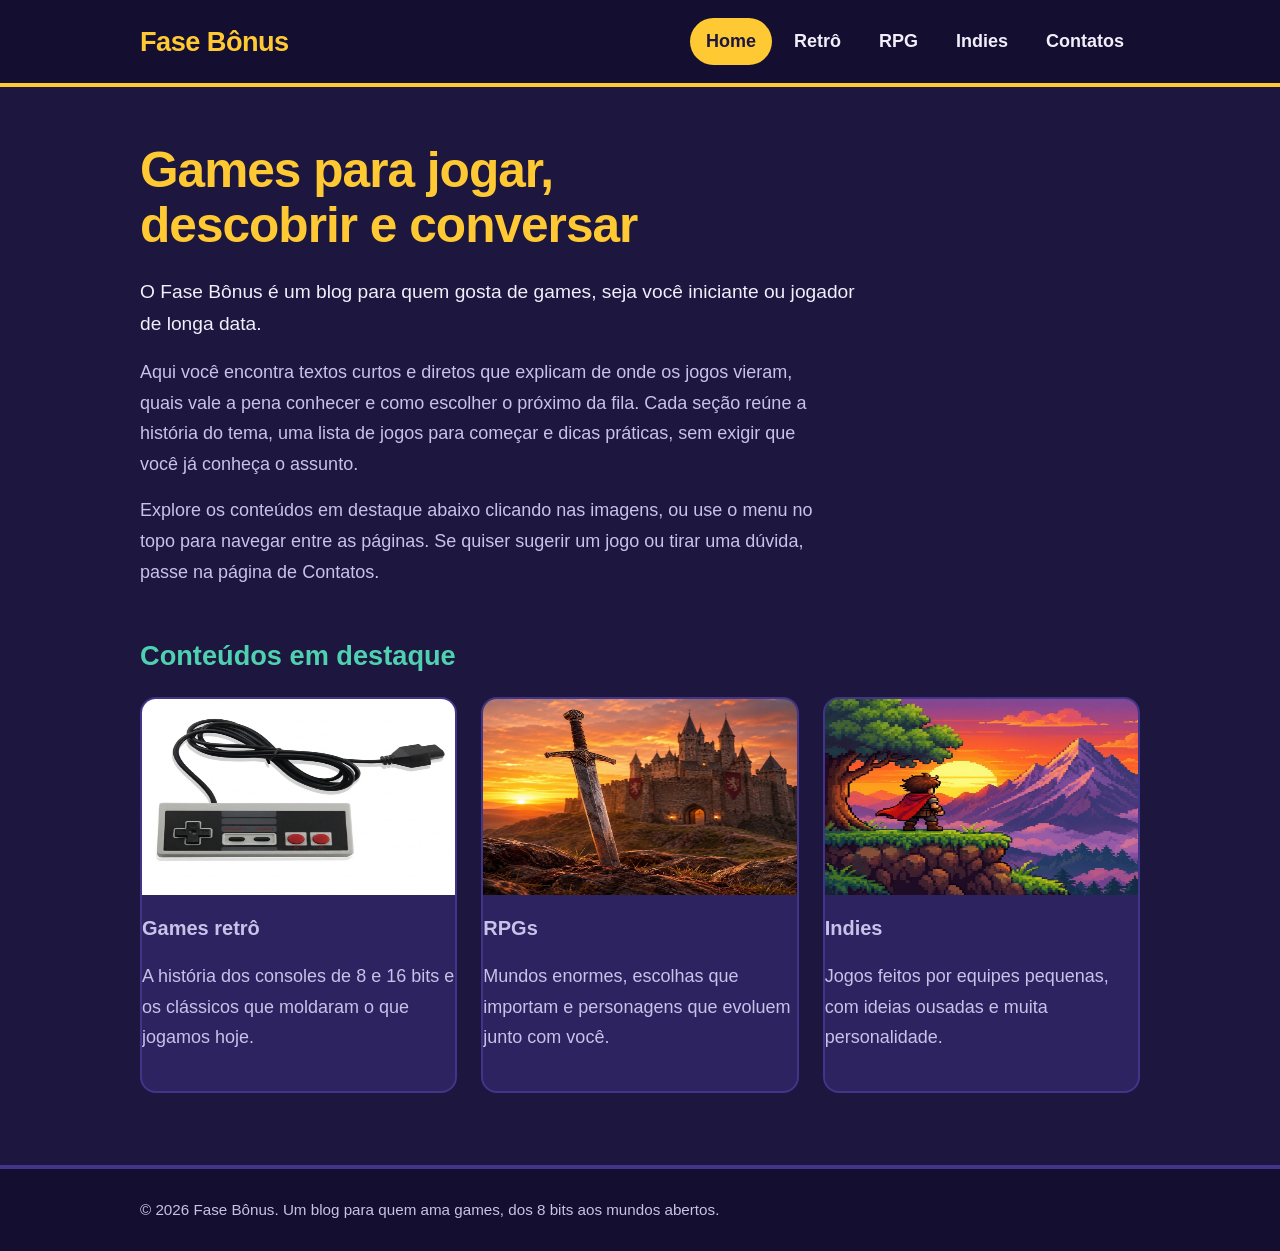
<file: index.html>
<!DOCTYPE html>
<html lang="pt-BR">
<head>
  <meta charset="UTF-8">
  <meta name="viewport" content="width=device-width, initial-scale=1">
  <meta name="description" content="Fase Bônus: blog sobre games retrô, RPGs e jogos indies.">
  <title>Home | Fase Bônus</title>
  <link rel="stylesheet" href="style.css">
</head>
<body>
  <header>
    <a class="logo" href="index.html">Fase Bônus</a>
    <nav>
      <a href="index.html" aria-current="page">Home</a>
      <a href="retro.html">Retrô</a>
      <a href="rpg.html">RPG</a>
      <a href="indies.html">Indies</a>
      <a href="contatos.html">Contatos</a>
    </nav>
  </header>
  <main>
    <h1>Games para jogar, descobrir e conversar</h1>
    <p class="lead">O Fase Bônus é um blog para quem gosta de games, seja você iniciante ou jogador de longa data.</p>
    <p>Aqui você encontra textos curtos e diretos que explicam de onde os jogos vieram, quais vale a pena conhecer e como escolher o próximo da fila. Cada seção reúne a história do tema, uma lista de jogos para começar e dicas práticas, sem exigir que você já conheça o assunto.</p>
    <p>Explore os conteúdos em destaque abaixo clicando nas imagens, ou use o menu no topo para navegar entre as páginas. Se quiser sugerir um jogo ou tirar uma dúvida, passe na página de Contatos.</p>
    <h2>Conteúdos em destaque</h2>
    <ul class="destaques">
      <li>
        <a href="retro.html"><img src="Controle.jpg" alt="Ilustração de um controle de videogame clássico de 8 bits"></a>
        <h3>Games retrô</h3>
        <p>A história dos consoles de 8 e 16 bits e os clássicos que moldaram o que jogamos hoje.</p>
      </li>
      <li>
        <a href="rpg.html"><img src="Espada.jpg" alt="Ilustração de uma espada fincada no chão diante de um castelo ao entardecer"></a>
        <h3>RPGs</h3>
        <p>Mundos enormes, escolhas que importam e personagens que evoluem junto com você.</p>
      </li>
      <li>
        <a href="indies.html"><img src="Pixel.jpg" alt="Ilustração em pixel art de um personagem sobre uma plataforma, em frente a montanhas"></a>
        <h3>Indies</h3>
        <p>Jogos feitos por equipes pequenas, com ideias ousadas e muita personalidade.</p>
      </li>
    </ul>
  </main>
  <footer>
    <p>© 2026 Fase Bônus. Um blog para quem ama games, dos 8 bits aos mundos abertos.</p>
  </footer>
</body>
</html>
</file>
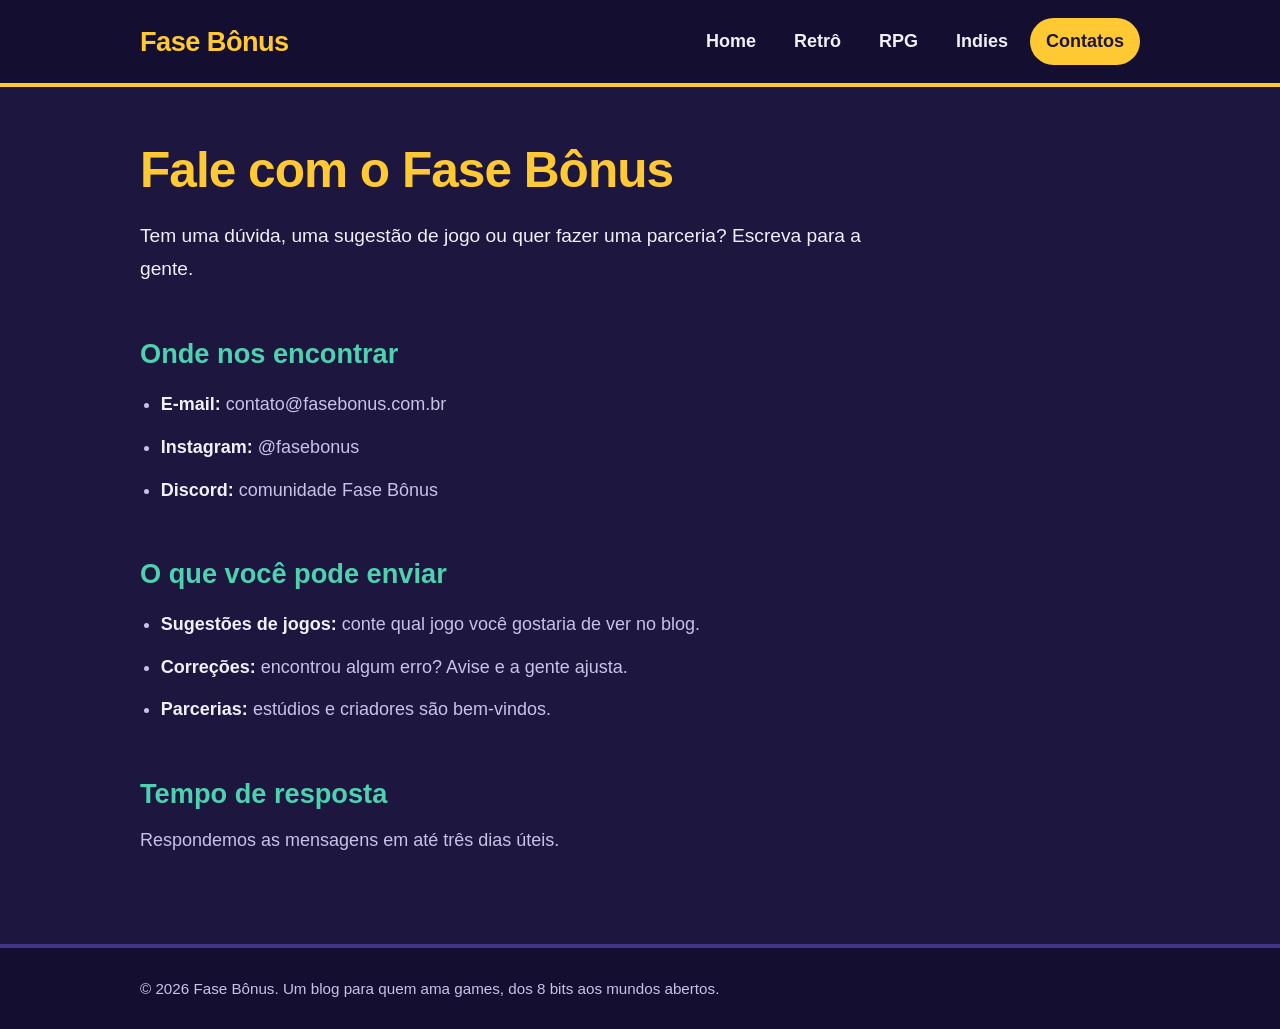
<file: contatos.html>
<!DOCTYPE html>
<html lang="pt-BR">
<head>
  <meta charset="UTF-8">
  <meta name="viewport" content="width=device-width, initial-scale=1">
  <meta name="description" content="Fase Bônus: blog sobre games retrô, RPGs e jogos indies.">
  <title>Contatos | Fase Bônus</title>
  <link rel="stylesheet" href="style.css">
</head>
<body>
  <header>
    <a class="logo" href="index.html">Fase Bônus</a>
    <nav>
      <a href="index.html">Home</a>
      <a href="retro.html">Retrô</a>
      <a href="rpg.html">RPG</a>
      <a href="indies.html">Indies</a>
      <a href="contatos.html" aria-current="page">Contatos</a>
    </nav>
  </header>
  <main>
    <h1>Fale com o Fase Bônus</h1>
    <p class="lead">Tem uma dúvida, uma sugestão de jogo ou quer fazer uma parceria? Escreva para a gente.</p>
    <h2>Onde nos encontrar</h2>
    <ul>
      <li><strong>E-mail:</strong> contato@fasebonus.com.br</li>
      <li><strong>Instagram:</strong> @fasebonus</li>
      <li><strong>Discord:</strong> comunidade Fase Bônus</li>
    </ul>
    <h2>O que você pode enviar</h2>
    <ul>
      <li><strong>Sugestões de jogos:</strong> conte qual jogo você gostaria de ver no blog.</li>
      <li><strong>Correções:</strong> encontrou algum erro? Avise e a gente ajusta.</li>
      <li><strong>Parcerias:</strong> estúdios e criadores são bem-vindos.</li>
    </ul>
    <h2>Tempo de resposta</h2>
    <p>Respondemos as mensagens em até três dias úteis.</p>
  </main>
  <footer>
    <p>© 2026 Fase Bônus. Um blog para quem ama games, dos 8 bits aos mundos abertos.</p>
  </footer>
</body>
</html>
</file>
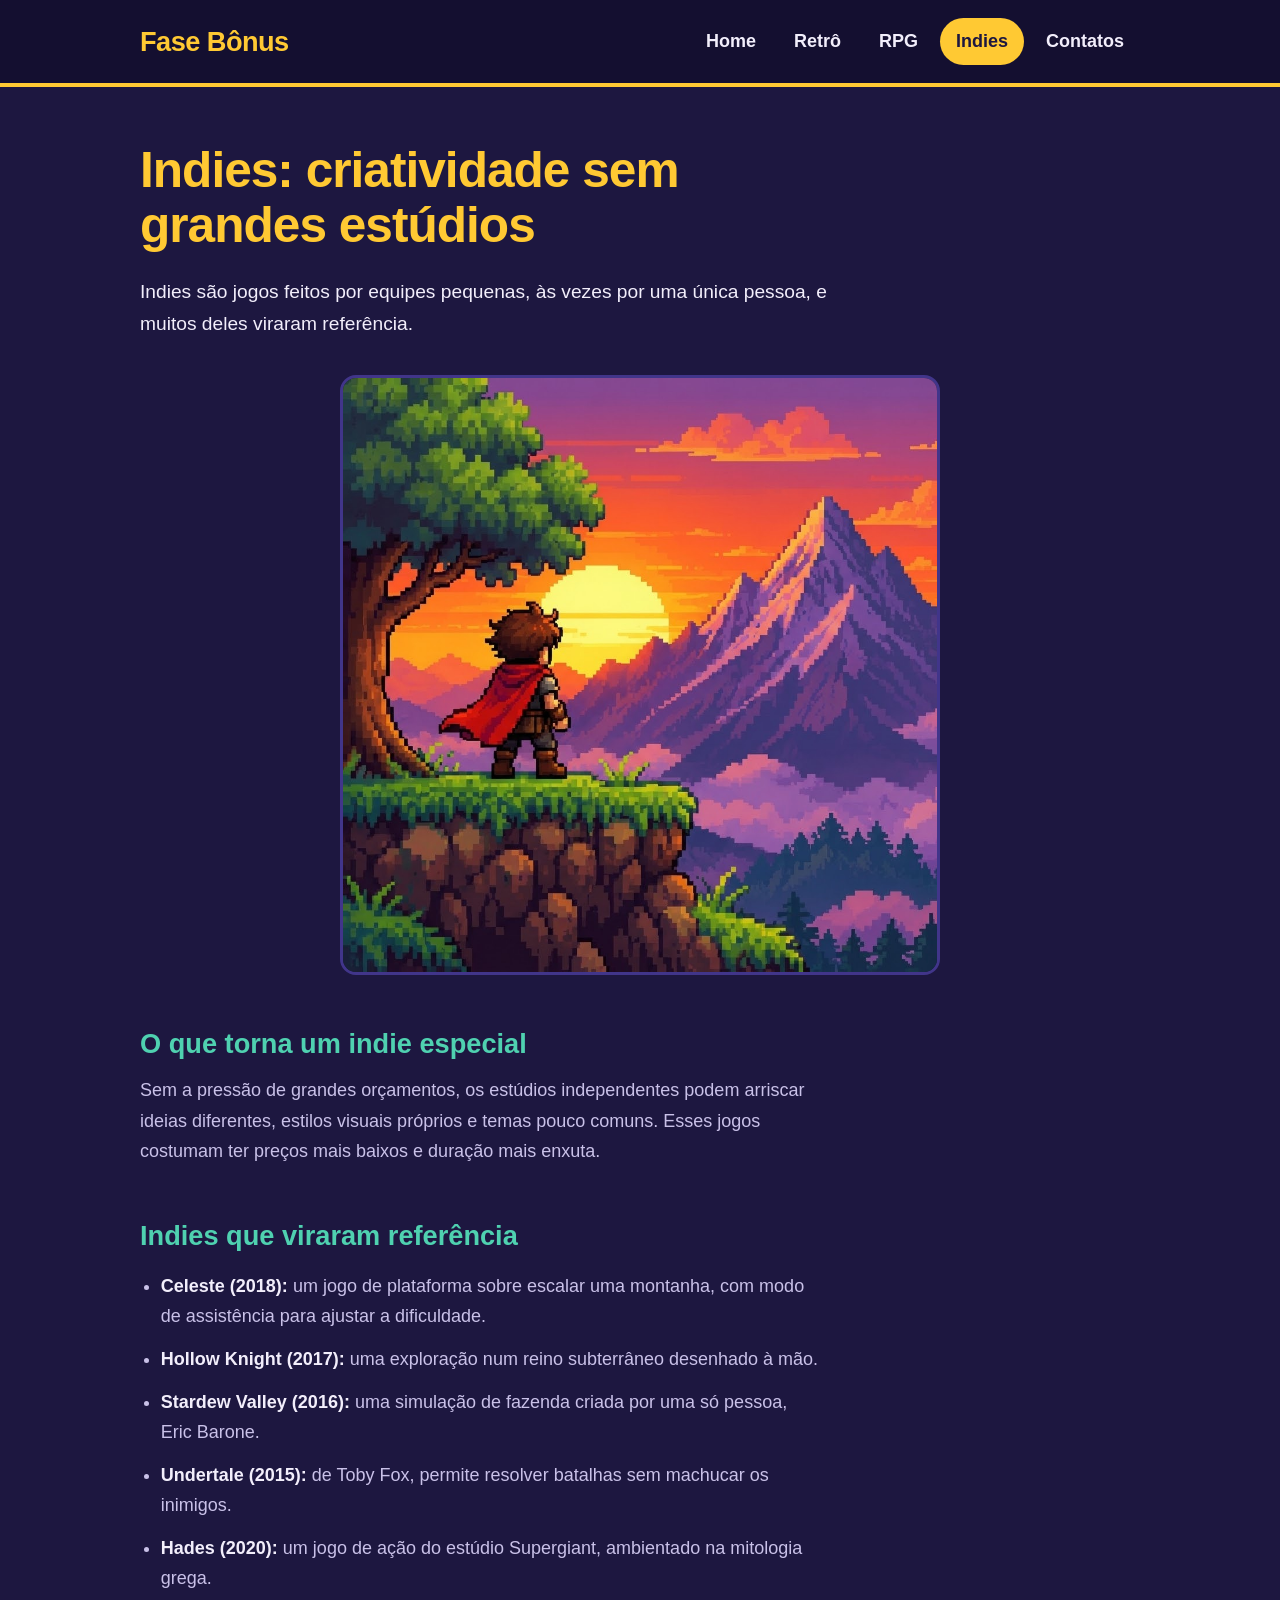
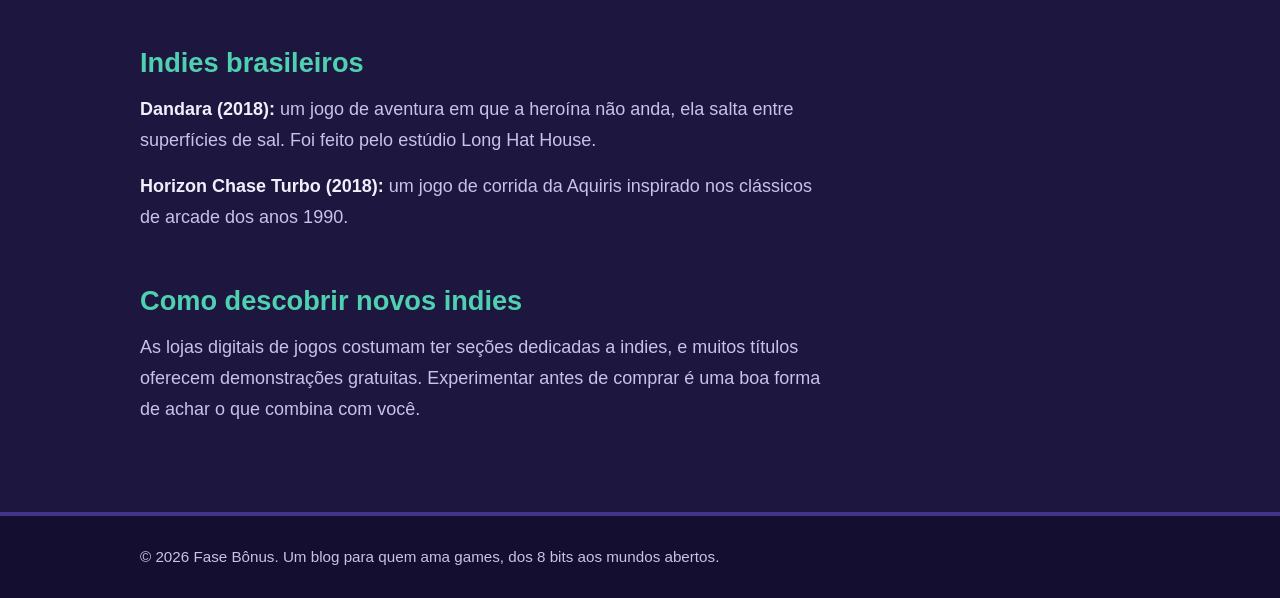
<file: indies.html>
<!DOCTYPE html>
<html lang="pt-BR">
<head>
  <meta charset="UTF-8">
  <meta name="viewport" content="width=device-width, initial-scale=1">
  <meta name="description" content="Fase Bônus: blog sobre games retrô, RPGs e jogos indies.">
  <title>Indies | Fase Bônus</title>
  <link rel="stylesheet" href="style.css">
</head>
<body>
  <header>
    <a class="logo" href="index.html">Fase Bônus</a>
    <nav>
      <a href="index.html">Home</a>
      <a href="retro.html">Retrô</a>
      <a href="rpg.html">RPG</a>
      <a href="indies.html" aria-current="page">Indies</a>
      <a href="contatos.html">Contatos</a>
    </nav>
  </header>
  <main>
    <h1>Indies: criatividade sem grandes estúdios</h1>
    <p class="lead">Indies são jogos feitos por equipes pequenas, às vezes por uma única pessoa, e muitos deles viraram referência.</p>
    <img src="Pixel.jpg" alt="Ilustração em pixel art de um personagem sobre uma plataforma, em frente a montanhas">
    <h2>O que torna um indie especial</h2>
    <p>Sem a pressão de grandes orçamentos, os estúdios independentes podem arriscar ideias diferentes, estilos visuais próprios e temas pouco comuns. Esses jogos costumam ter preços mais baixos e duração mais enxuta.</p>
    <h2>Indies que viraram referência</h2>
    <ul>
      <li><strong>Celeste (2018):</strong> um jogo de plataforma sobre escalar uma montanha, com modo de assistência para ajustar a dificuldade.</li>
      <li><strong>Hollow Knight (2017):</strong> uma exploração num reino subterrâneo desenhado à mão.</li>
      <li><strong>Stardew Valley (2016):</strong> uma simulação de fazenda criada por uma só pessoa, Eric Barone.</li>
      <li><strong>Undertale (2015):</strong> de Toby Fox, permite resolver batalhas sem machucar os inimigos.</li>
      <li><strong>Hades (2020):</strong> um jogo de ação do estúdio Supergiant, ambientado na mitologia grega.</li>
    </ul>
    <h2>Indies brasileiros</h2>
    <p><strong>Dandara (2018):</strong> um jogo de aventura em que a heroína não anda, ela salta entre superfícies de sal. Foi feito pelo estúdio Long Hat House.</p>
    <p><strong>Horizon Chase Turbo (2018):</strong> um jogo de corrida da Aquiris inspirado nos clássicos de arcade dos anos 1990.</p>
    <h2>Como descobrir novos indies</h2>
    <p>As lojas digitais de jogos costumam ter seções dedicadas a indies, e muitos títulos oferecem demonstrações gratuitas. Experimentar antes de comprar é uma boa forma de achar o que combina com você.</p>
  </main>
  <footer>
    <p>© 2026 Fase Bônus. Um blog para quem ama games, dos 8 bits aos mundos abertos.</p>
  </footer>
</body>
</html>
</file>
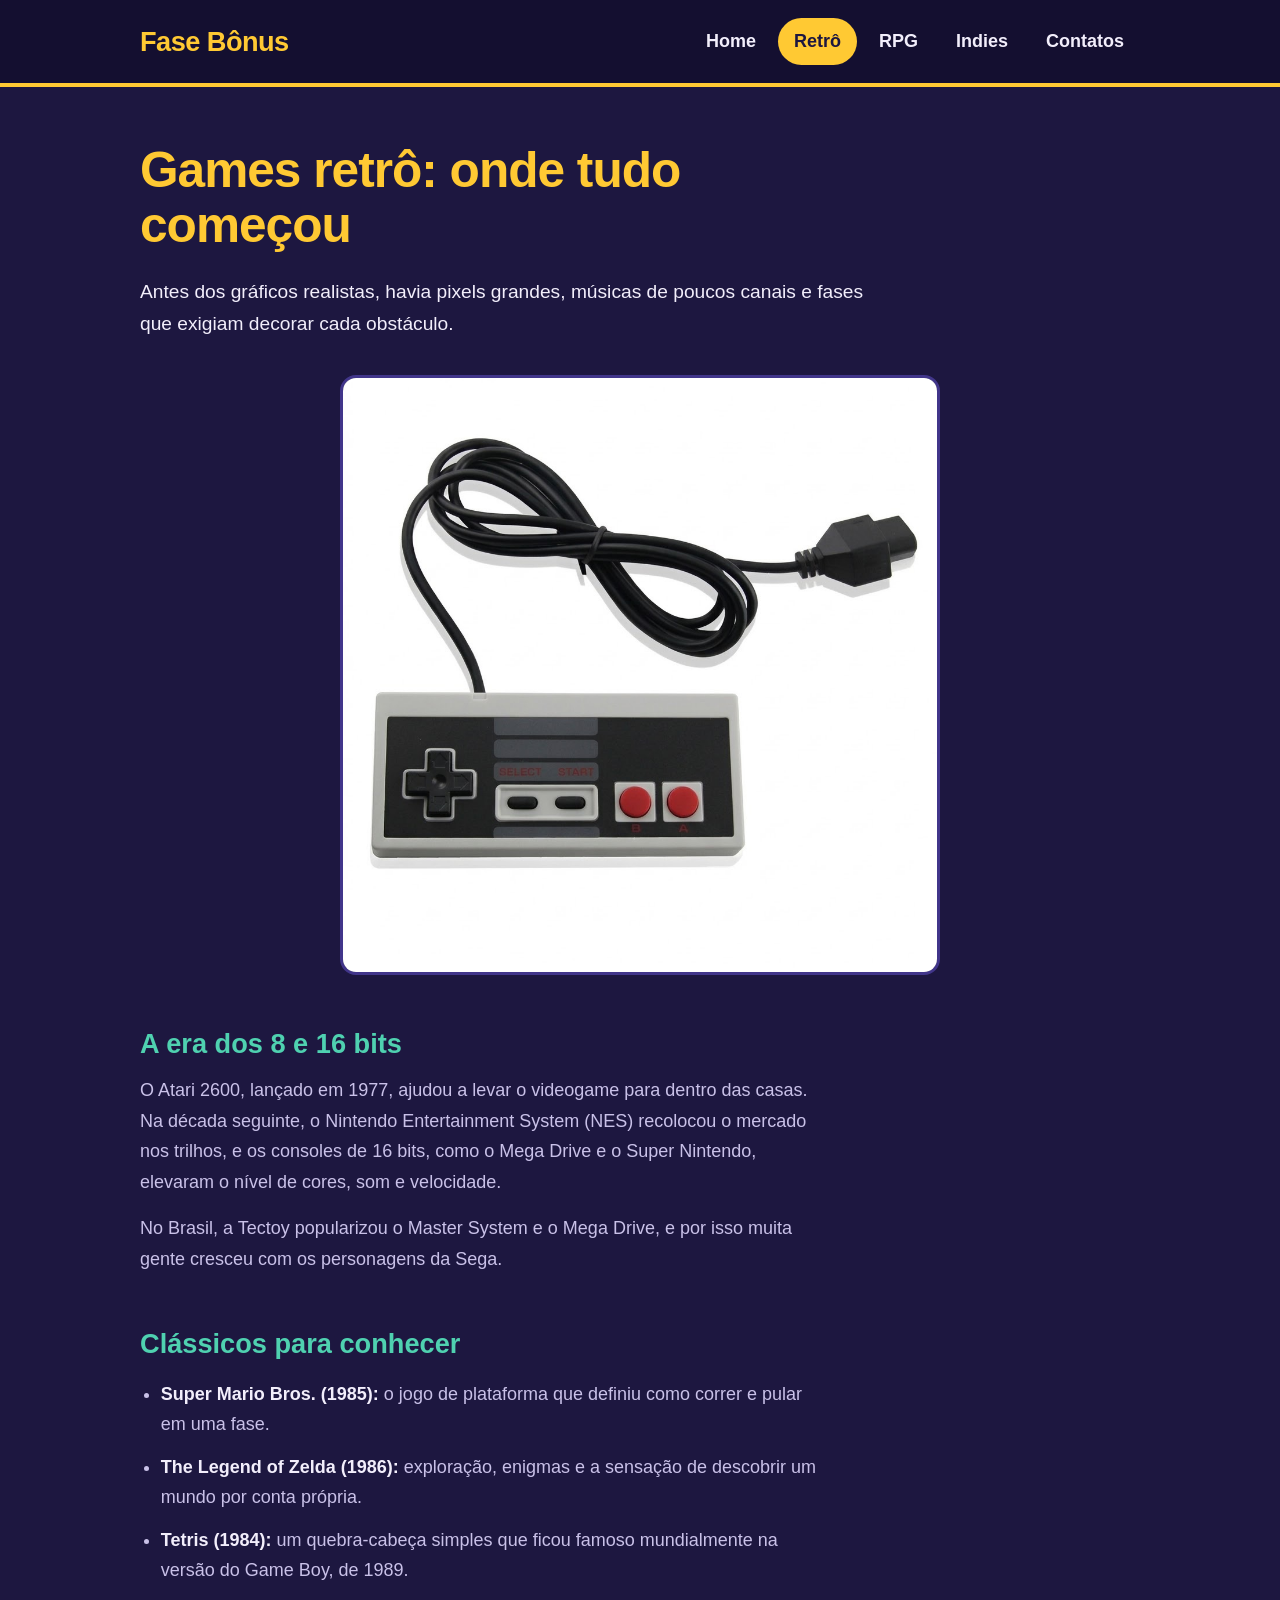
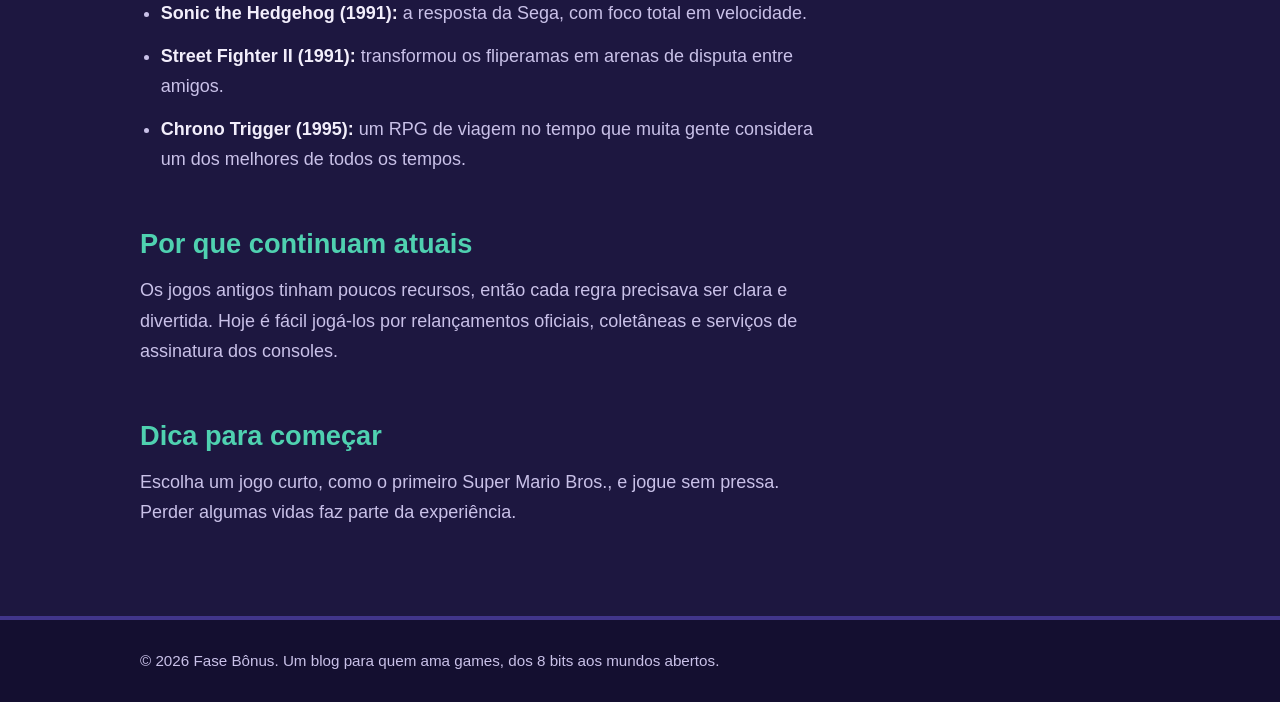
<file: retro.html>
<!DOCTYPE html>
<html lang="pt-BR">
<head>
  <meta charset="UTF-8">
  <meta name="viewport" content="width=device-width, initial-scale=1">
  <meta name="description" content="Fase Bônus: blog sobre games retrô, RPGs e jogos indies.">
  <title>Games retrô | Fase Bônus</title>
  <link rel="stylesheet" href="style.css">
</head>
<body>
  <header>
    <a class="logo" href="index.html">Fase Bônus</a>
    <nav>
      <a href="index.html">Home</a>
      <a href="retro.html" aria-current="page">Retrô</a>
      <a href="rpg.html">RPG</a>
      <a href="indies.html">Indies</a>
      <a href="contatos.html">Contatos</a>
    </nav>
  </header>
  <main>
    <h1>Games retrô: onde tudo começou</h1>
    <p class="lead">Antes dos gráficos realistas, havia pixels grandes, músicas de poucos canais e fases que exigiam decorar cada obstáculo.</p>
    <img src="Controle.jpg" alt="Ilustração de um controle de videogame clássico de 8 bits">
    <h2>A era dos 8 e 16 bits</h2>
    <p>O Atari 2600, lançado em 1977, ajudou a levar o videogame para dentro das casas. Na década seguinte, o Nintendo Entertainment System (NES) recolocou o mercado nos trilhos, e os consoles de 16 bits, como o Mega Drive e o Super Nintendo, elevaram o nível de cores, som e velocidade.</p>
    <p>No Brasil, a Tectoy popularizou o Master System e o Mega Drive, e por isso muita gente cresceu com os personagens da Sega.</p>
    <h2>Clássicos para conhecer</h2>
    <ul>
      <li><strong>Super Mario Bros. (1985):</strong> o jogo de plataforma que definiu como correr e pular em uma fase.</li>
      <li><strong>The Legend of Zelda (1986):</strong> exploração, enigmas e a sensação de descobrir um mundo por conta própria.</li>
      <li><strong>Tetris (1984):</strong> um quebra-cabeça simples que ficou famoso mundialmente na versão do Game Boy, de 1989.</li>
      <li><strong>Sonic the Hedgehog (1991):</strong> a resposta da Sega, com foco total em velocidade.</li>
      <li><strong>Street Fighter II (1991):</strong> transformou os fliperamas em arenas de disputa entre amigos.</li>
      <li><strong>Chrono Trigger (1995):</strong> um RPG de viagem no tempo que muita gente considera um dos melhores de todos os tempos.</li>
    </ul>
    <h2>Por que continuam atuais</h2>
    <p>Os jogos antigos tinham poucos recursos, então cada regra precisava ser clara e divertida. Hoje é fácil jogá-los por relançamentos oficiais, coletâneas e serviços de assinatura dos consoles.</p>
    <h2>Dica para começar</h2>
    <p>Escolha um jogo curto, como o primeiro Super Mario Bros., e jogue sem pressa. Perder algumas vidas faz parte da experiência.</p>
  </main>
  <footer>
    <p>© 2026 Fase Bônus. Um blog para quem ama games, dos 8 bits aos mundos abertos.</p>
  </footer>
</body>
</html>
</file>
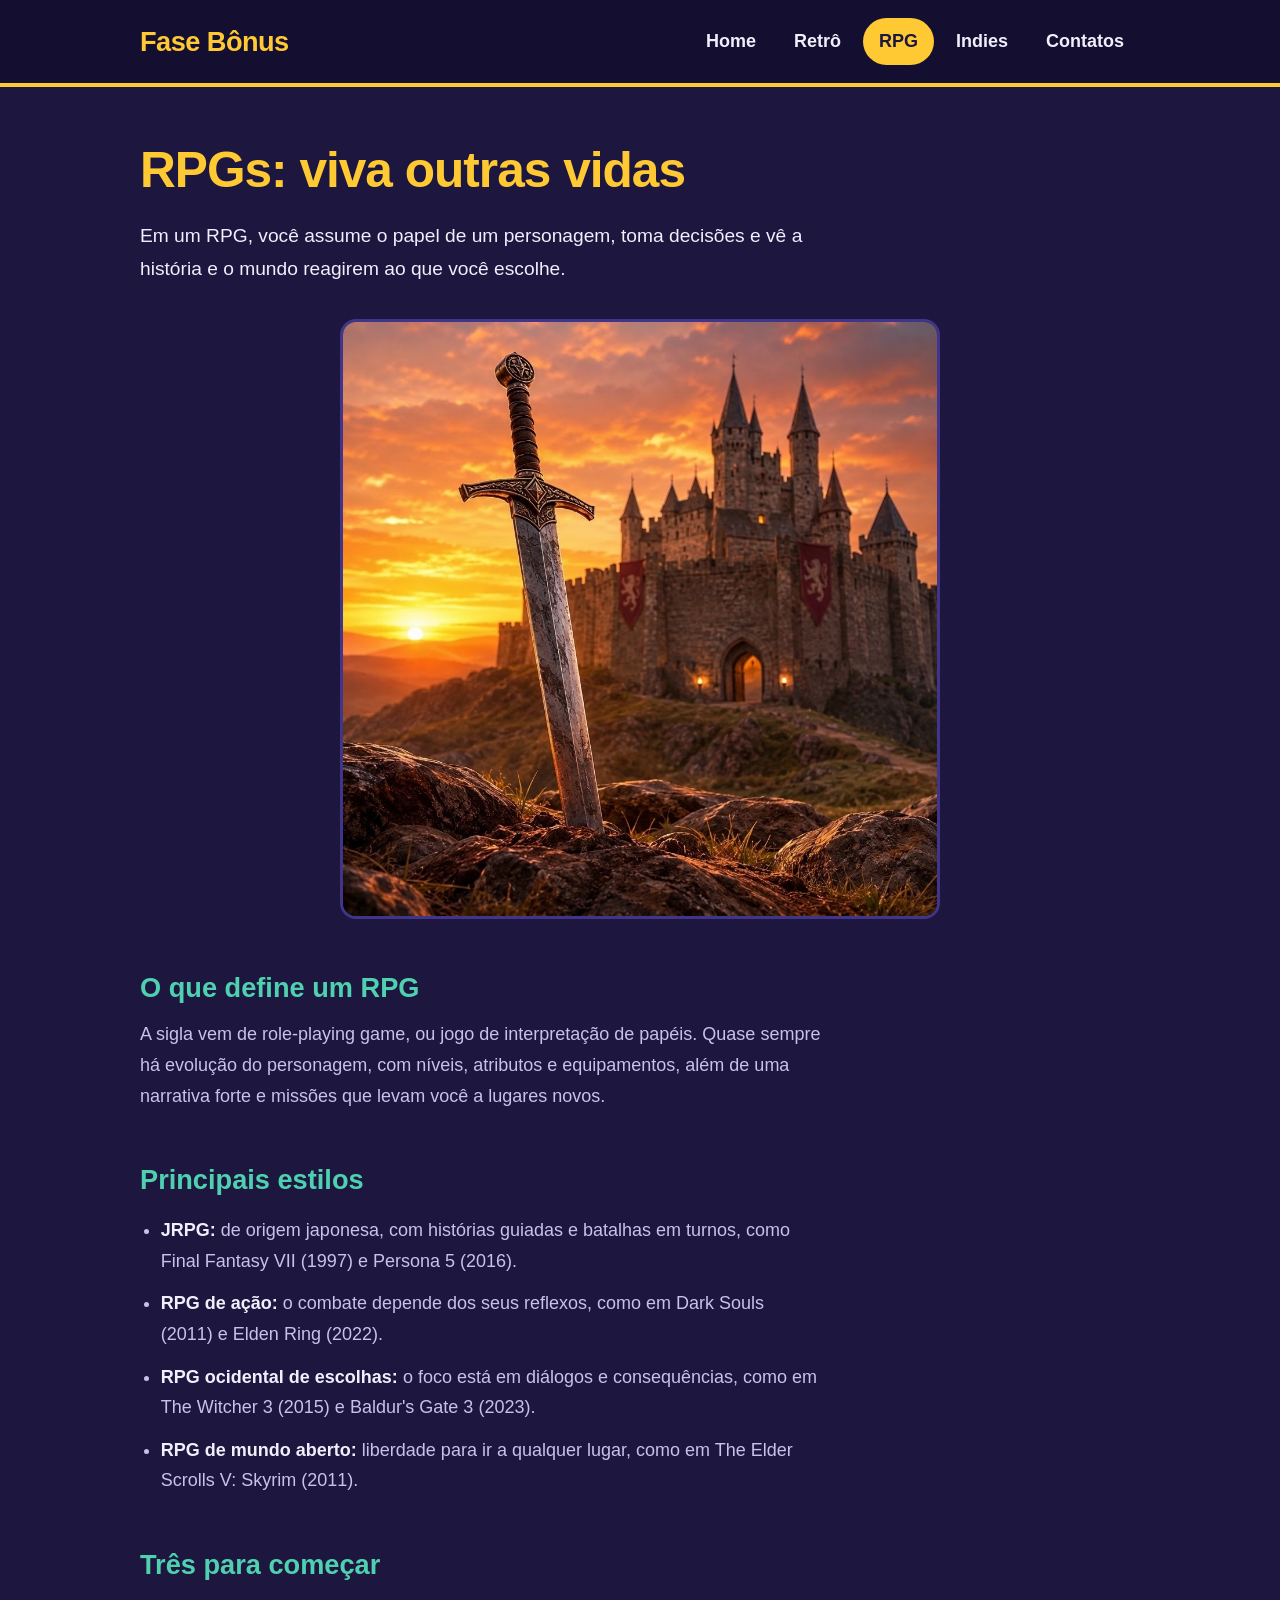
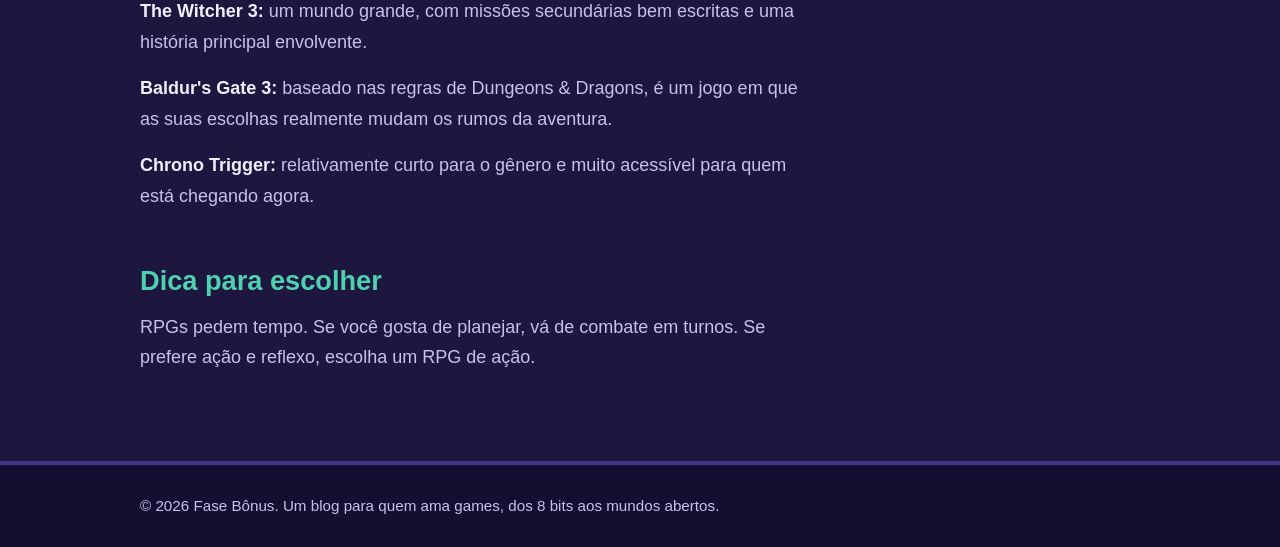
<file: rpg.html>
<!DOCTYPE html>
<html lang="pt-BR">
<head>
  <meta charset="UTF-8">
  <meta name="viewport" content="width=device-width, initial-scale=1">
  <meta name="description" content="Fase Bônus: blog sobre games retrô, RPGs e jogos indies.">
  <title>RPG | Fase Bônus</title>
  <link rel="stylesheet" href="style.css">
</head>
<body>
  <header>
    <a class="logo" href="index.html">Fase Bônus</a>
    <nav>
      <a href="index.html">Home</a>
      <a href="retro.html">Retrô</a>
      <a href="rpg.html" aria-current="page">RPG</a>
      <a href="indies.html">Indies</a>
      <a href="contatos.html">Contatos</a>
    </nav>
  </header>
  <main>
    <h1>RPGs: viva outras vidas</h1>
    <p class="lead">Em um RPG, você assume o papel de um personagem, toma decisões e vê a história e o mundo reagirem ao que você escolhe.</p>
    <img src="Espada.jpg" alt="Ilustração de uma espada fincada no chão diante de um castelo ao entardecer">
    <h2>O que define um RPG</h2>
    <p>A sigla vem de role-playing game, ou jogo de interpretação de papéis. Quase sempre há evolução do personagem, com níveis, atributos e equipamentos, além de uma narrativa forte e missões que levam você a lugares novos.</p>
    <h2>Principais estilos</h2>
    <ul>
      <li><strong>JRPG:</strong> de origem japonesa, com histórias guiadas e batalhas em turnos, como Final Fantasy VII (1997) e Persona 5 (2016).</li>
      <li><strong>RPG de ação:</strong> o combate depende dos seus reflexos, como em Dark Souls (2011) e Elden Ring (2022).</li>
      <li><strong>RPG ocidental de escolhas:</strong> o foco está em diálogos e consequências, como em The Witcher 3 (2015) e Baldur's Gate 3 (2023).</li>
      <li><strong>RPG de mundo aberto:</strong> liberdade para ir a qualquer lugar, como em The Elder Scrolls V: Skyrim (2011).</li>
    </ul>
    <h2>Três para começar</h2>
    <p><strong>The Witcher 3:</strong> um mundo grande, com missões secundárias bem escritas e uma história principal envolvente.</p>
    <p><strong>Baldur's Gate 3:</strong> baseado nas regras de Dungeons &amp; Dragons, é um jogo em que as suas escolhas realmente mudam os rumos da aventura.</p>
    <p><strong>Chrono Trigger:</strong> relativamente curto para o gênero e muito acessível para quem está chegando agora.</p>
    <h2>Dica para escolher</h2>
    <p>RPGs pedem tempo. Se você gosta de planejar, vá de combate em turnos. Se prefere ação e reflexo, escolha um RPG de ação.</p>
  </main>
  <footer>
    <p>© 2026 Fase Bônus. Um blog para quem ama games, dos 8 bits aos mundos abertos.</p>
  </footer>
</body>
</html>
</file>
<file: style.css>
:root{--fundo:#1d1740;--painel:#2c2360;--borda:#41358a;--texto:#f2eefb;--suave:#c9c1e8;--moeda:#ffc933;--menta:#4fd1b0;--lado:max(20px,calc((100% - 1000px)/2));--titulo:"Trebuchet MS",Verdana,sans-serif}
*{box-sizing:border-box}
body{margin:0;background:var(--fundo);color:var(--texto);font:18px/1.7 "Segoe UI",Tahoma,Verdana,sans-serif}
header{display:flex;flex-wrap:wrap;align-items:center;justify-content:space-between;gap:12px 32px;padding:18px var(--lado);background:#140f30;border-bottom:4px solid var(--moeda)}
.logo{font:800 1.7rem/1 var(--titulo);color:var(--moeda);text-decoration:none;letter-spacing:-.02em}
nav{display:flex;flex-wrap:wrap;gap:6px}
nav a{color:var(--texto);text-decoration:none;padding:8px 16px;border-radius:999px;font-weight:600}
nav a:hover{background:var(--painel)}
nav a[aria-current="page"]{background:var(--moeda);color:#1d1740}
a:focus-visible{outline:3px solid var(--menta);outline-offset:3px}
main{max-width:1040px;margin:0 auto;padding:56px 20px 72px}
h1{font:800 clamp(2rem,5vw,3.1rem)/1.12 var(--titulo);color:var(--moeda);margin:0 0 22px;letter-spacing:-.02em;max-width:20ch}
h2{font:700 1.7rem/1.25 var(--titulo);color:var(--menta);margin:52px 0 14px}
h3{font:700 1.25rem/1.3 var(--titulo)}
p{max-width:68ch;margin:0 0 16px;color:var(--suave)}
.lead{font-size:1.2rem;color:var(--texto)}

main > img {
  display: block;
  width: 100%;
  max-width: 600px;         /* Limita a largura para a imagem não ficar gigantesca */
  height: auto;             /* Mantém a proporção original sem cortar nada */
  margin: 34px auto 0;      /* Centra a imagem na horizontal */
  border-radius: 16px;
  border: 3px solid var(--borda);
  background-color: #ffffff; /* Preenche o interior do quadro a branco */
}

main>ul{max-width:68ch;padding-left:1.3rem;color:var(--suave)}
main>ul li{margin-bottom:12px}
strong{color:var(--texto)}
main>ul.destaques{list-style:none;padding:0;max-width:none;display:grid;grid-template-columns:repeat(3,1fr);gap:24px;margin:24px 0 0}
.destaques li{background:var(--painel);border:2px solid var(--borda);border-radius:16px;overflow:hidden;margin:0;padding:0 0 22px}
.destaques a{display:block}
.destaques a:hover img{filter:brightness(1.15)}

/* Regra específica para não sobrescrever as imagens menores do grid da Home */
.destaques img {
  display: block;
  width: 100%;
  height: auto;
  aspect-ratio: 8/5;
  margin: 0;
  border: none;
  border-radius: 0;
}

footer{padding:28px var(--lado);background:#140f30;border-top:4px solid var(--borda);color:var(--suave);font-size:.95rem}
footer p{margin:0;max-width:none}
@media(max-width:820px){body{font-size:17px}header{justify-content:center}.logo{width:100%;text-align:center}nav{justify-content:center}main>ul.destaques{grid-template-columns:1fr}}
</file>
